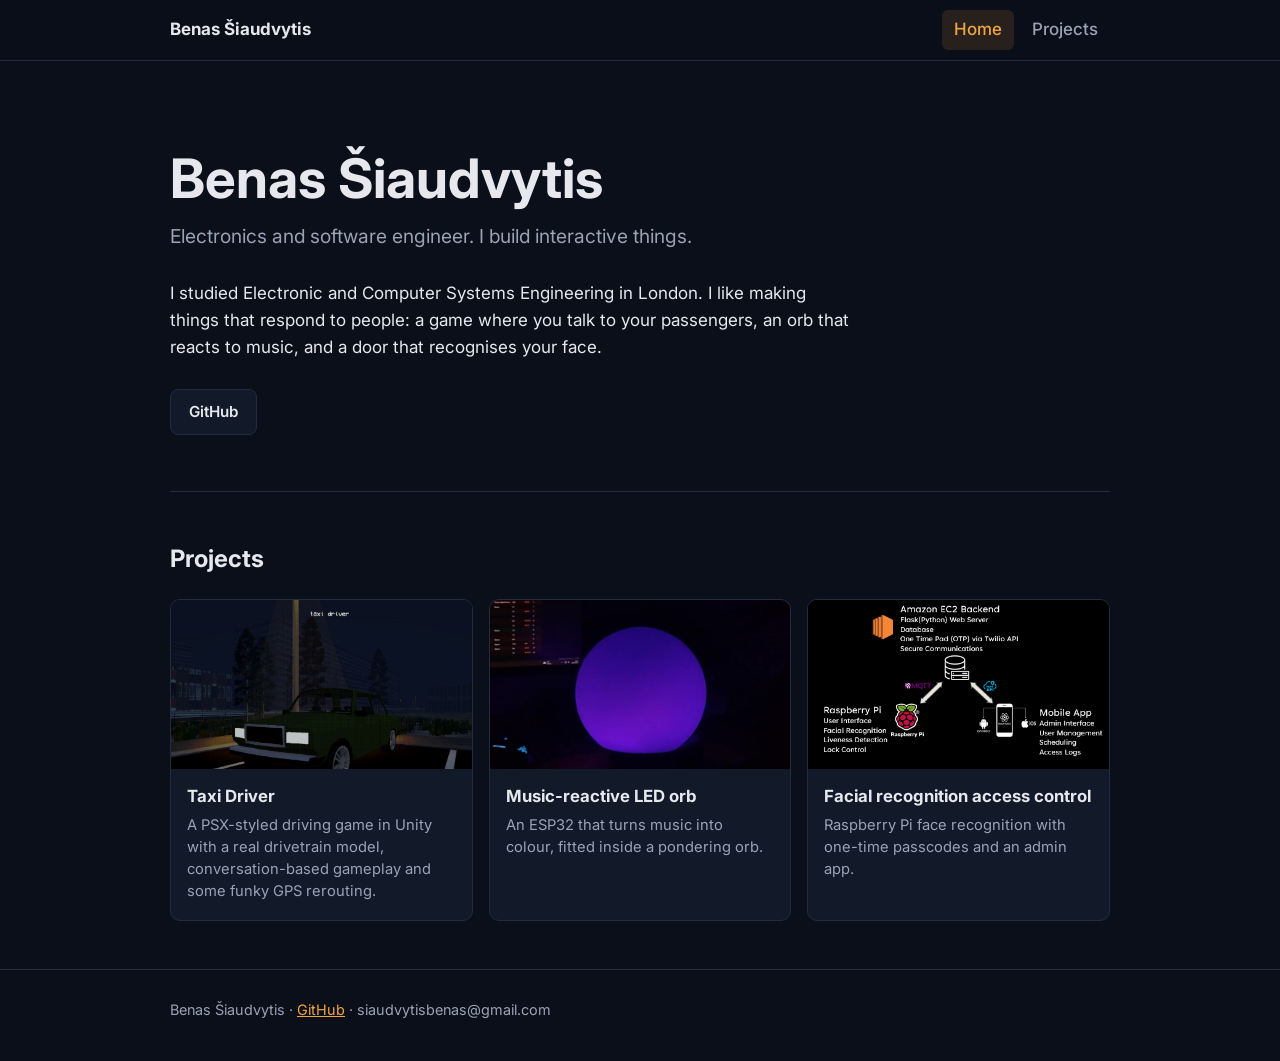
<file: index.html>
<!doctype html>
<html lang="en">
<head>
  <meta charset="utf-8">
  <meta name="viewport" content="width=device-width, initial-scale=1">
  <title>Benas Šiaudvytis</title>
  <meta name="description" content="Projects by Benas Šiaudvytis: a Unity driving game, a music-reactive LED orb and a facial recognition access system.">
  <link rel="preconnect" href="https://fonts.googleapis.com">
  <link rel="preconnect" href="https://fonts.gstatic.com" crossorigin>
  <link href="https://fonts.googleapis.com/css2?family=Inter:wght@400;500;600;700&display=swap" rel="stylesheet">
  <link rel="stylesheet" href="style.css?v=3">
</head>
<body>
  <header class="site-header">
    <div class="wrap">
      <a class="brand" href="/">Benas Šiaudvytis</a>
      <nav class="nav">
        <a href="/" aria-current="page">Home</a>
        <a href="/projects">Projects</a>
      </nav>
    </div>
  </header>

  <main class="wrap">
    <section class="hero">
      <h1>Benas Šiaudvytis</h1>
      <p class="tagline">Electronics and software engineer. I build interactive things.</p>
      <p>I studied Electronic and Computer Systems Engineering in London. I like making things that respond to people: a game where you talk to your passengers, an orb that reacts to music, and a door that recognises your face.</p>
      <div class="links">
        <a class="btn" href="https://github.com/FizziMilk">GitHub</a>
      </div>
    </section>

    <section class="section">
      <h2>Projects</h2>
      <div class="cards">
        <a class="card" href="/projects#taxi">
          <img width="1769" height="1144" class="thumb" src="assets/taxi/headline.jpg" alt="A green Lada under a street lamp with the title taxi driver" loading="lazy">
          <div class="body">
            <h3>Taxi Driver</h3>
            <p>A PSX-styled driving game in Unity with a real drivetrain model, conversation-based gameplay and some funky GPS rerouting.</p>
          </div>
        </a>
        <a class="card" href="/projects#orb">
          <img width="720" height="720" class="thumb" style="object-position: center" src="assets/orb/orb-music-poster.jpg" alt="The orb glowing purple in a dark room" loading="lazy">
          <div class="body">
            <h3>Music-reactive LED orb</h3>
            <p>An ESP32 that turns music into colour, fitted inside a pondering orb.</p>
          </div>
        </a>
        <a class="card" href="/projects#access">
          <img width="489" height="273" class="thumb contain" src="assets/iot/system-overview.png" alt="System diagram of the access control system" loading="lazy">
          <div class="body">
            <h3>Facial recognition access control</h3>
            <p>Raspberry Pi face recognition with one-time passcodes and an admin app.</p>
          </div>
        </a>
      </div>
    </section>

  </main>

  <footer class="site-footer">
    <div class="wrap">Benas Šiaudvytis · <a href="https://github.com/FizziMilk">GitHub</a> · siaudvytisbenas@gmail.com</div>
  </footer>
</body>
</html>
</file>
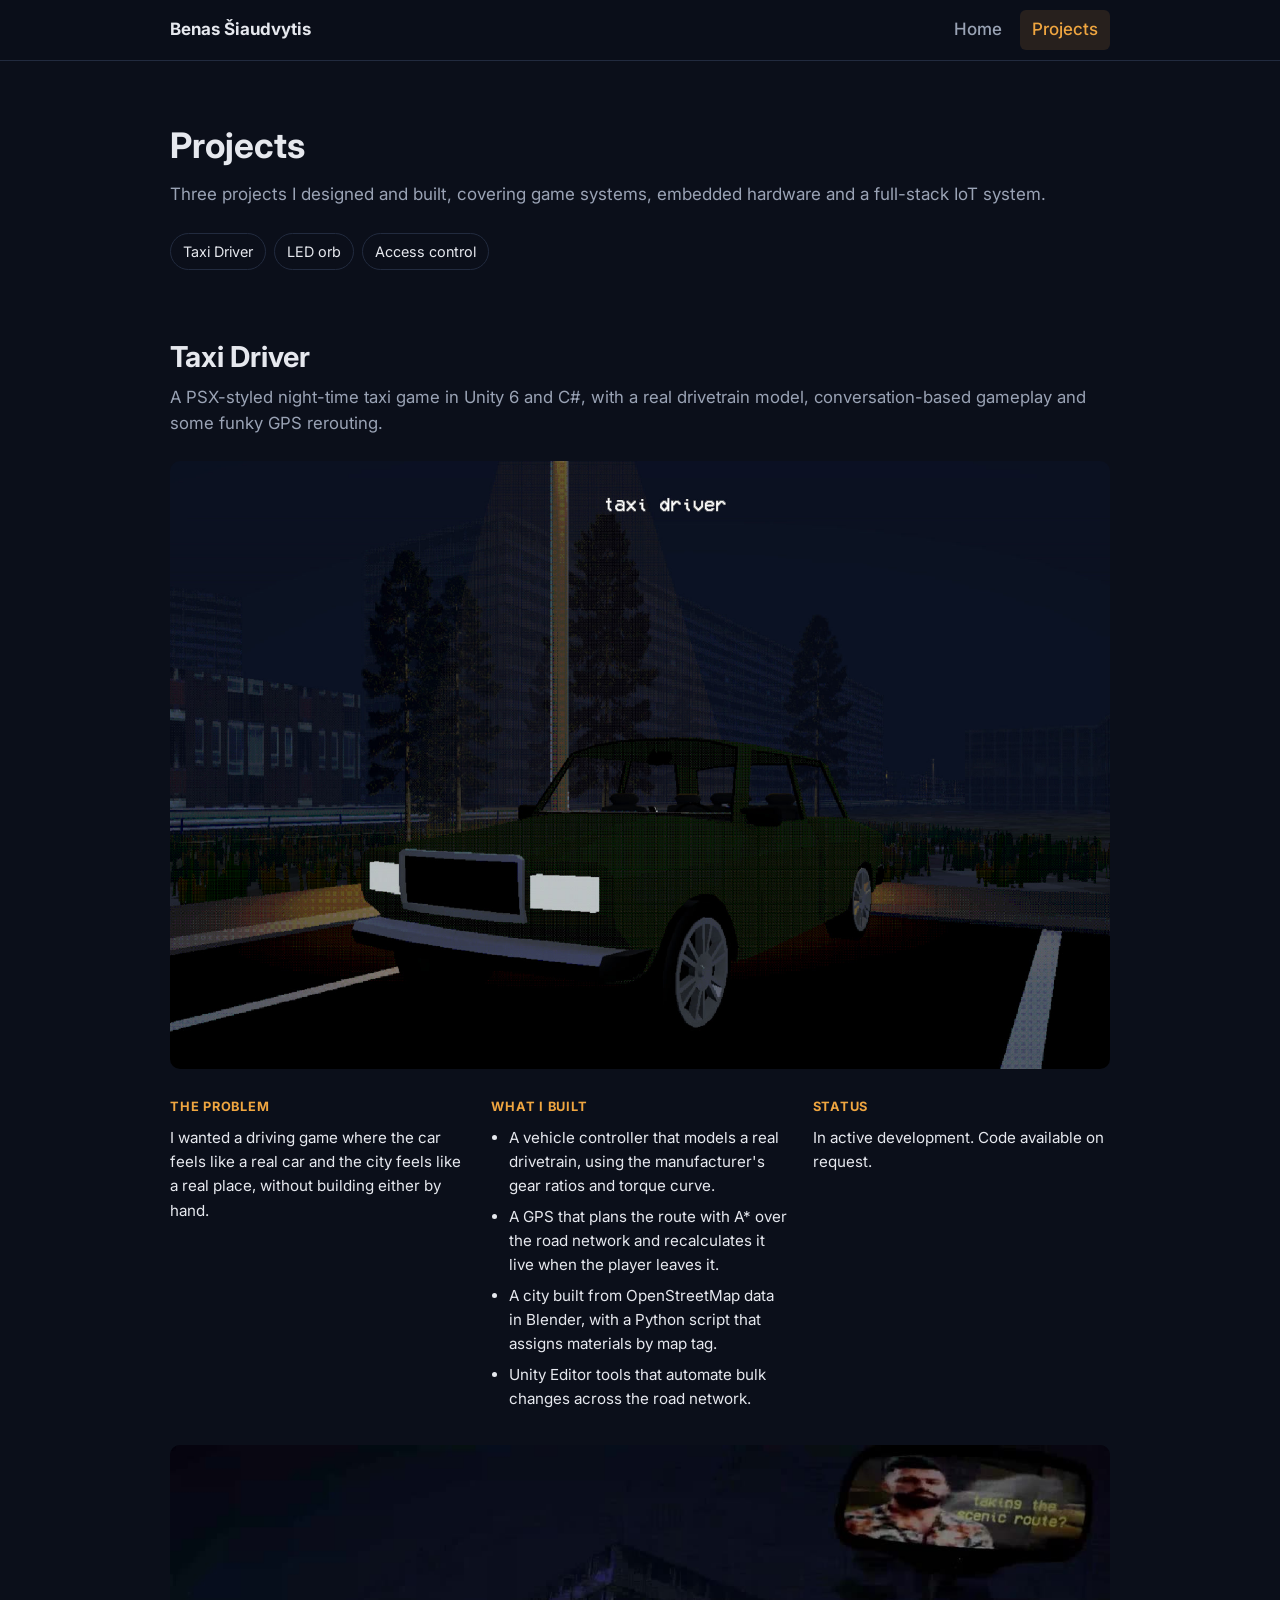
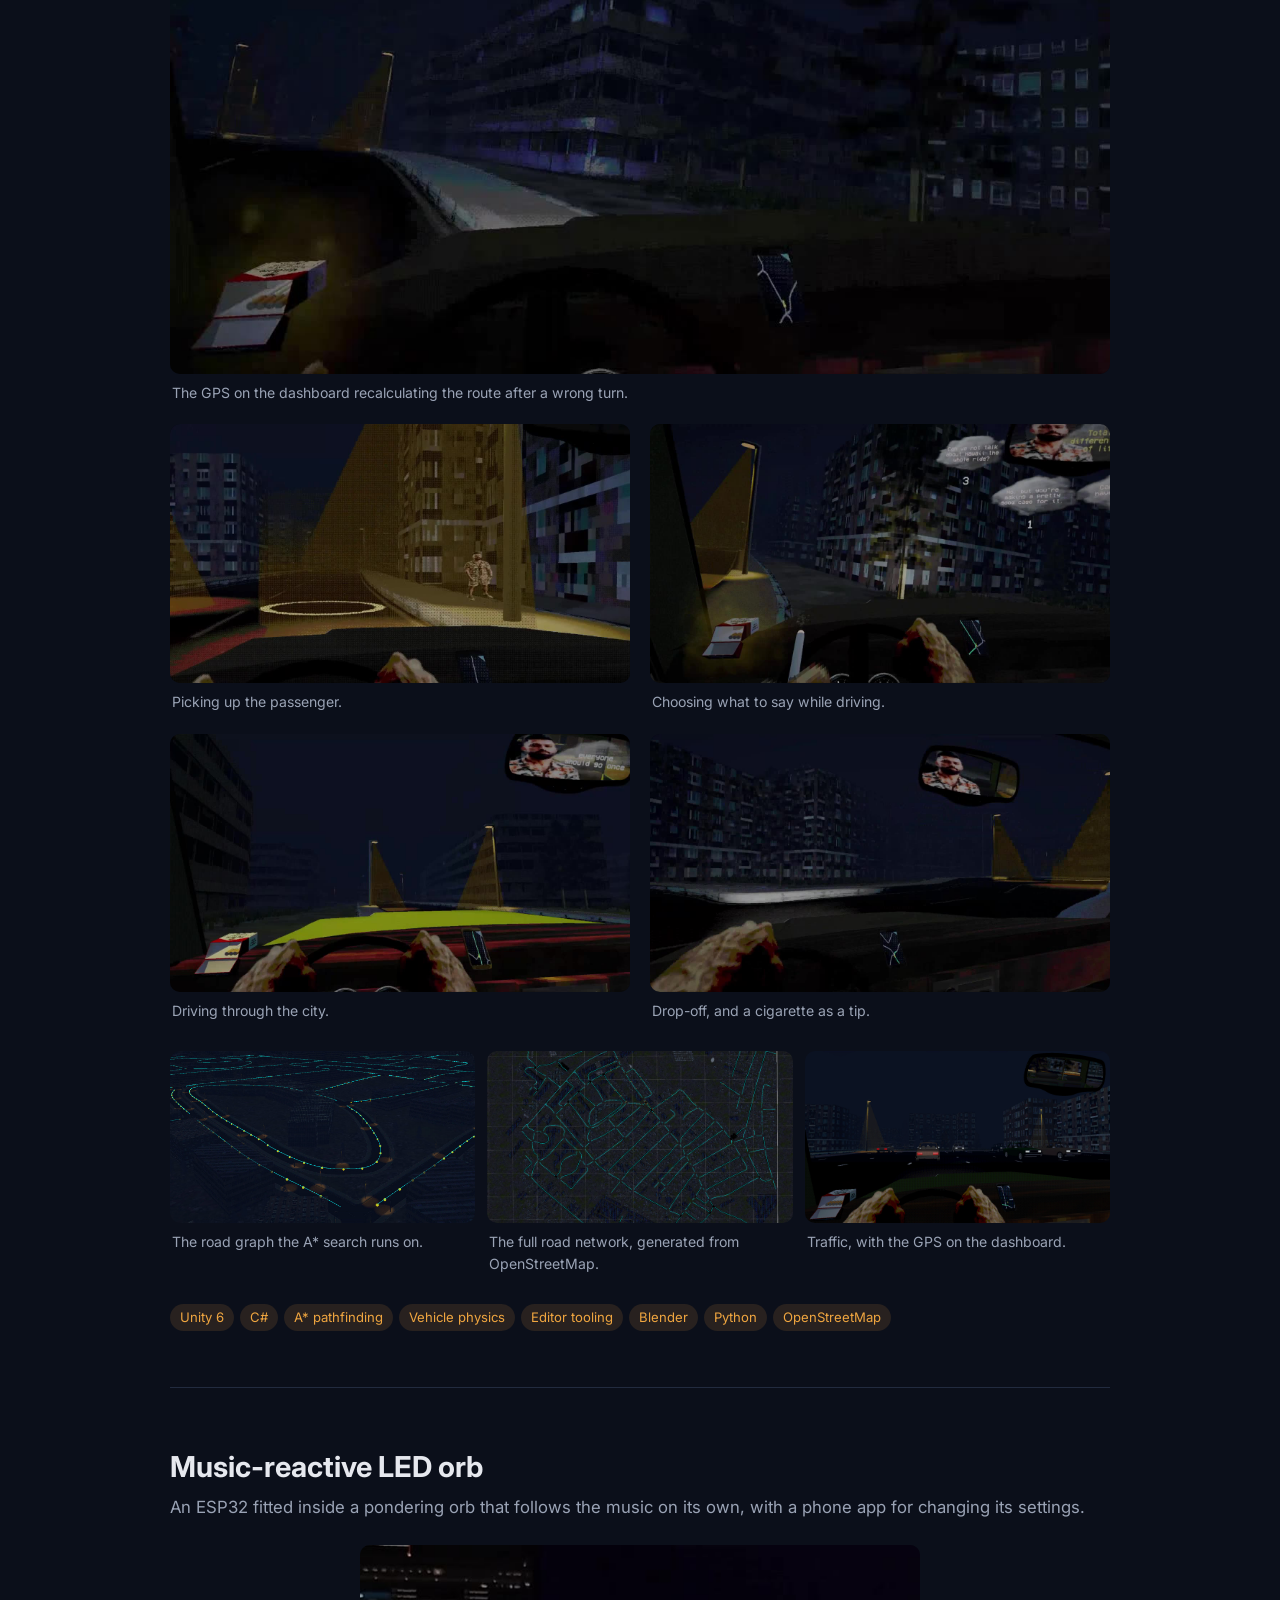
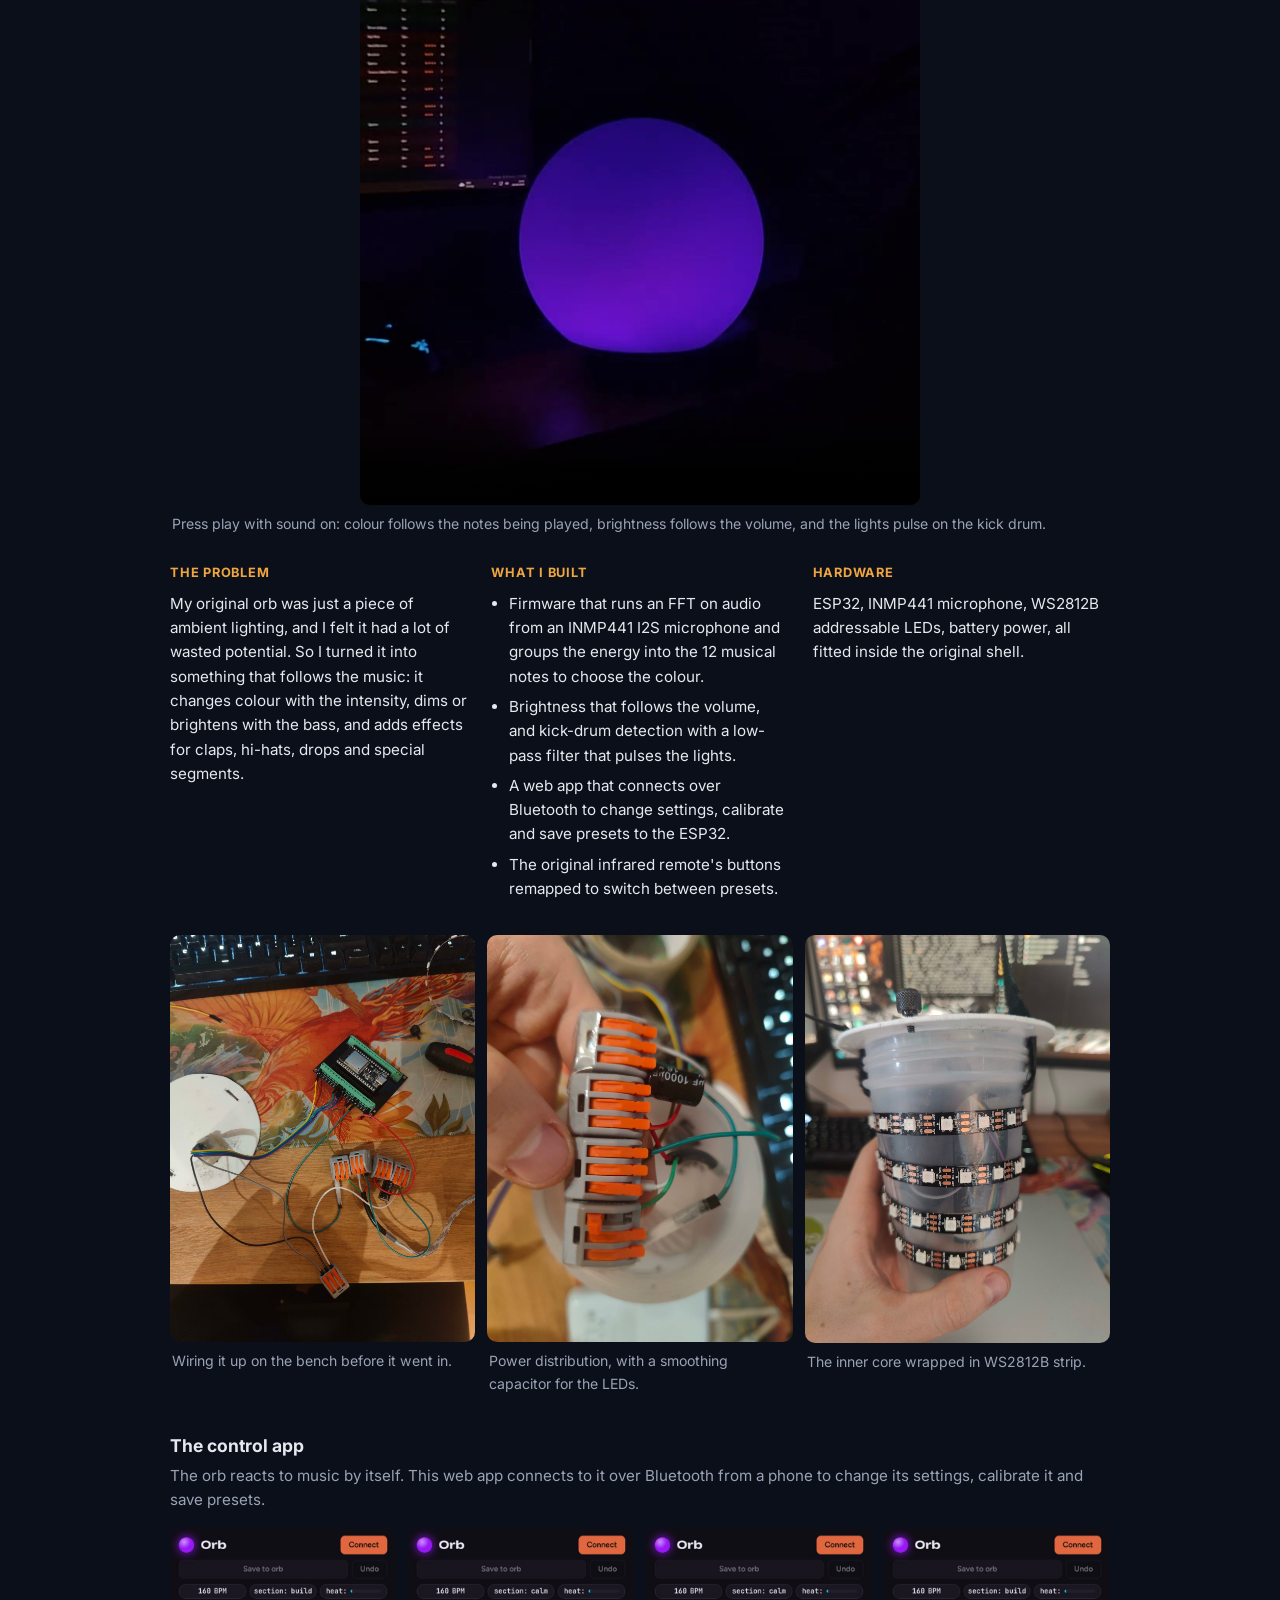
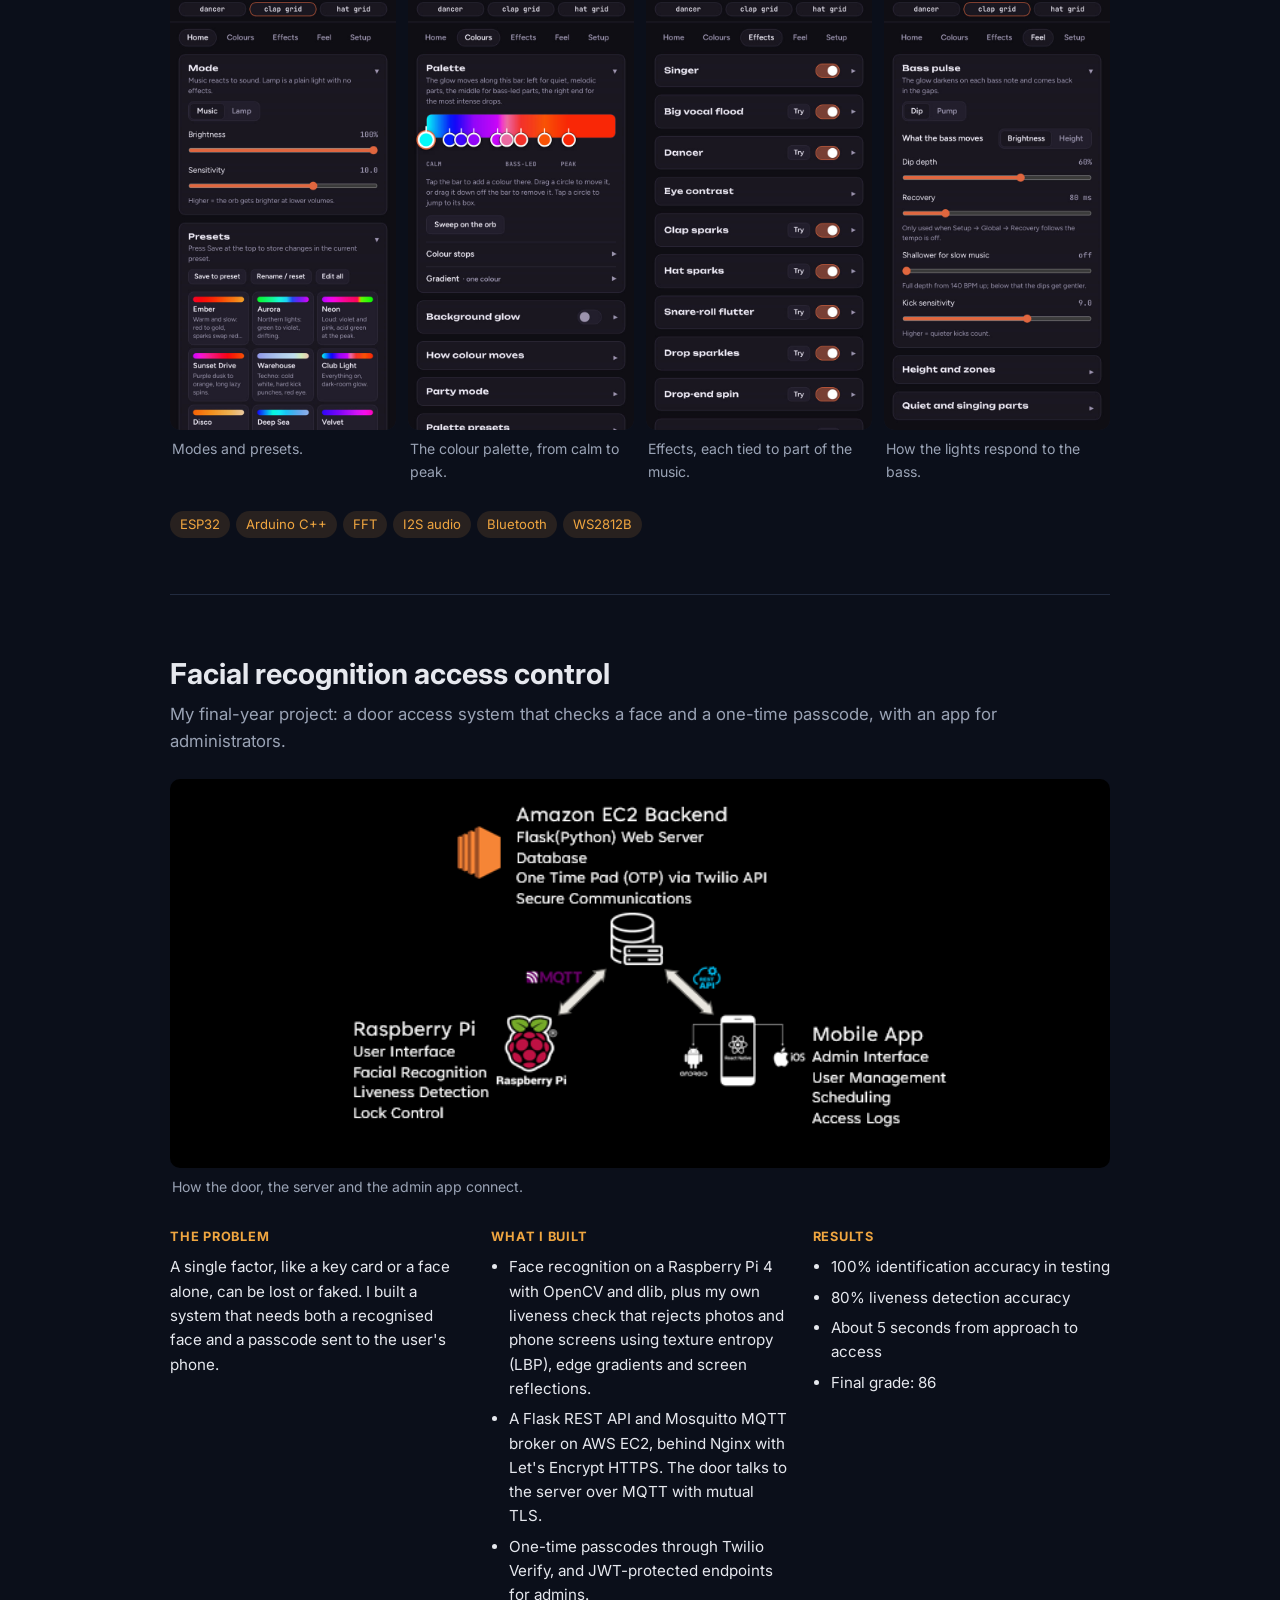
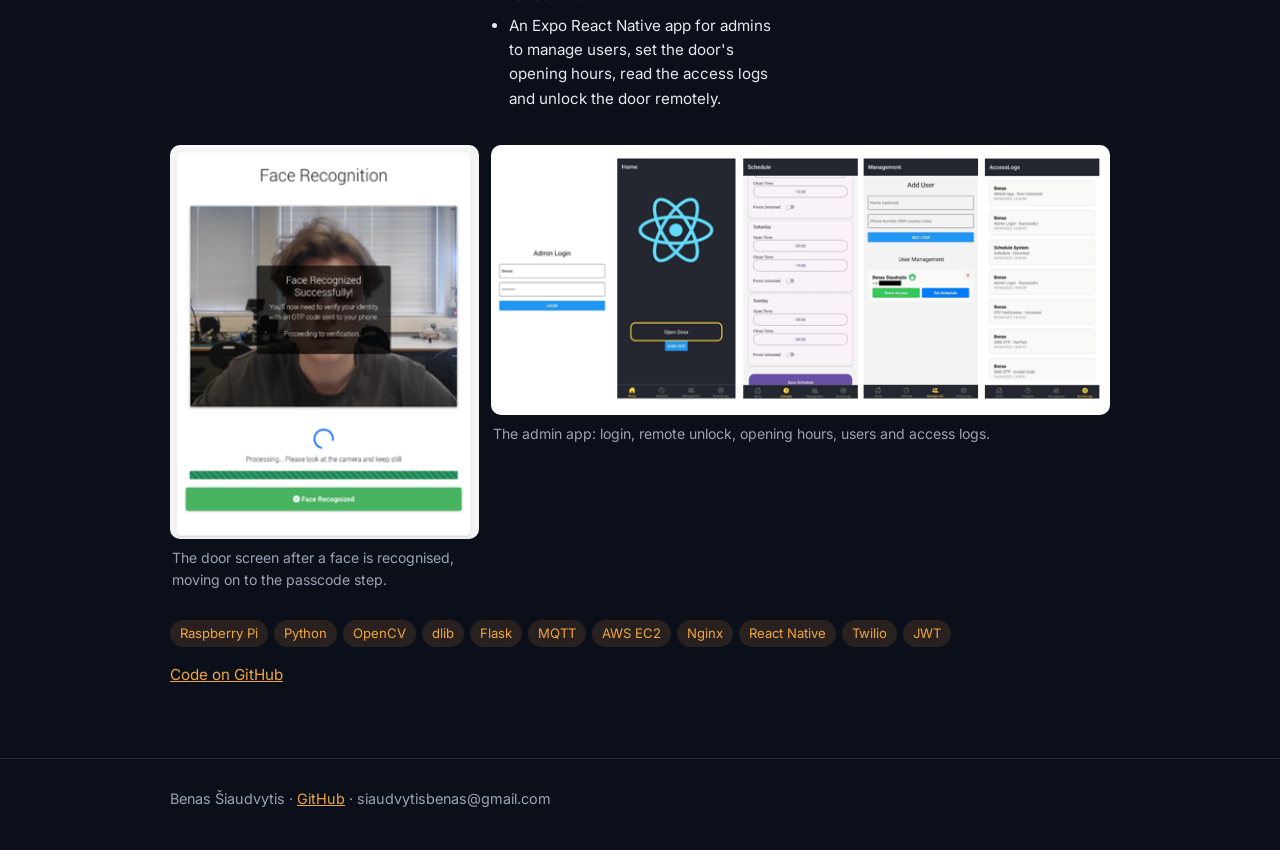
<file: projects.html>
<!doctype html>
<html lang="en">
<head>
  <meta charset="utf-8">
  <meta name="viewport" content="width=device-width, initial-scale=1">
  <title>Projects · Benas Šiaudvytis</title>
  <meta name="description" content="Projects by Benas Šiaudvytis: a Unity driving game, a music-reactive ESP32 LED orb and a facial recognition access control system.">
  <link rel="preconnect" href="https://fonts.googleapis.com">
  <link rel="preconnect" href="https://fonts.gstatic.com" crossorigin>
  <link href="https://fonts.googleapis.com/css2?family=Inter:wght@400;500;600;700&display=swap" rel="stylesheet">
  <link rel="stylesheet" href="style.css?v=3">
</head>
<body>
  <header class="site-header">
    <div class="wrap">
      <a class="brand" href="/">Benas Šiaudvytis</a>
      <nav class="nav">
        <a href="/">Home</a>
        <a href="/projects" aria-current="page">Projects</a>
      </nav>
    </div>
  </header>

  <main class="wrap">
    <section class="page-title">
      <h1>Projects</h1>
      <p>Three projects I designed and built, covering game systems, embedded hardware and a full-stack IoT system.</p>
      <ul class="jump">
        <li><a href="#taxi">Taxi Driver</a></li>
        <li><a href="#orb">LED orb</a></li>
        <li><a href="#access">Access control</a></li>
      </ul>
    </section>

    <!-- Taxi Driver -->
    <article class="project" id="taxi">
      <h2>Taxi Driver</h2>
      <p class="summary">A PSX-styled night-time taxi game in Unity 6 and C#, with a real drivetrain model, conversation-based gameplay and some funky GPS rerouting.</p>

      <figure class="headline">
        <div class="media"><img width="1769" height="1144" src="assets/taxi/headline.jpg" alt="A green Lada parked under a street lamp, with the title taxi driver above it"></div>
      </figure>

      <div class="detail">
        <div>
          <h3>The problem</h3>
          <p>I wanted a driving game where the car feels like a real car and the city feels like a real place, without building either by hand.</p>
        </div>
        <div>
          <h3>What I built</h3>
          <ul>
            <li>A vehicle controller that models a real drivetrain, using the manufacturer's gear ratios and torque curve.</li>
            <li>A GPS that plans the route with A* over the road network and recalculates it live when the player leaves it.</li>
            <li>A city built from OpenStreetMap data in Blender, with a Python script that assigns materials by map tag.</li>
            <li>Unity Editor tools that automate bulk changes across the road network.</li>
          </ul>
        </div>
        <div>
          <h3>Status</h3>
          <p>In active development. Code available on request.</p>
        </div>
      </div>

      <div class="clips">
        <figure>
          <div class="media"><video width="1280" height="720" data-src="assets/taxi/04-gps-rerouting.mp4" poster="assets/taxi/04-gps-rerouting-poster.jpg" muted loop playsinline preload="none"></video></div>
          <figcaption>The GPS on the dashboard recalculating the route after a wrong turn.</figcaption>
        </figure>
        <figure>
          <div class="media"><video width="1280" height="720" data-src="assets/taxi/01-passenger-intro.mp4" poster="assets/taxi/01-passenger-intro-poster.jpg" muted loop playsinline preload="none"></video></div>
          <figcaption>Picking up the passenger.</figcaption>
        </figure>
        <figure>
          <div class="media"><video width="1280" height="720" data-src="assets/taxi/02-dialogue-options.mp4" poster="assets/taxi/02-dialogue-options-poster.jpg" muted loop playsinline preload="none"></video></div>
          <figcaption>Choosing what to say while driving.</figcaption>
        </figure>
        <figure>
          <div class="media"><video width="1280" height="720" data-src="assets/taxi/03-driving.mp4" poster="assets/taxi/03-driving-poster.jpg" muted loop playsinline preload="none"></video></div>
          <figcaption>Driving through the city.</figcaption>
        </figure>
        <figure>
          <div class="media"><video width="1280" height="720" data-src="assets/taxi/05-cigarette-handoff.mp4" poster="assets/taxi/05-cigarette-handoff-poster.jpg" muted loop playsinline preload="none"></video></div>
          <figcaption>Drop-off, and a cigarette as a tip.</figcaption>
        </figure>
      </div>

      <div class="gallery">
        <figure>
          <div class="media"><img width="1920" height="638" src="assets/taxi/road-graph-gps-nodes.jpg" alt="The road network drawn over the city, with the navigation nodes the A* search uses" loading="lazy"></div>
          <figcaption>The road graph the A* search runs on.</figcaption>
        </figure>
        <figure>
          <div class="media"><img width="1600" height="1134" src="assets/taxi/map-road-network.jpg" alt="Top-down view of the whole city's road network" loading="lazy"></div>
          <figcaption>The full road network, generated from OpenStreetMap.</figcaption>
        </figure>
        <figure>
          <div class="media"><img width="1920" height="976" src="assets/taxi/traffic-with-gps.jpg" alt="Traffic ahead on a city road, with the GPS phone on the dashboard" loading="lazy"></div>
          <figcaption>Traffic, with the GPS on the dashboard.</figcaption>
        </figure>
      </div>

      <ul class="tags">
        <li>Unity 6</li><li>C#</li><li>A* pathfinding</li><li>Vehicle physics</li><li>Editor tooling</li><li>Blender</li><li>Python</li><li>OpenStreetMap</li>
      </ul>
    </article>

    <!-- LED orb -->
    <article class="project" id="orb">
      <h2>Music-reactive LED orb</h2>
      <p class="summary">An ESP32 fitted inside a pondering orb that follows the music on its own, with a phone app for changing its settings.</p>

      <figure class="headline">
        <div class="media orb-clip"><video width="720" height="720" src="assets/orb/orb-music.mp4" poster="assets/orb/orb-music-poster.jpg" controls playsinline preload="metadata"></video></div>
        <figcaption>Press play with sound on: colour follows the notes being played, brightness follows the volume, and the lights pulse on the kick drum.</figcaption>
      </figure>

      <div class="detail">
        <div>
          <h3>The problem</h3>
          <p>My original orb was just a piece of ambient lighting, and I felt it had a lot of wasted potential. So I turned it into something that follows the music: it changes colour with the intensity, dims or brightens with the bass, and adds effects for claps, hi-hats, drops and special segments.</p>
        </div>
        <div>
          <h3>What I built</h3>
          <ul>
            <li>Firmware that runs an FFT on audio from an INMP441 I2S microphone and groups the energy into the 12 musical notes to choose the colour.</li>
            <li>Brightness that follows the volume, and kick-drum detection with a low-pass filter that pulses the lights.</li>
            <li>A web app that connects over Bluetooth to change settings, calibrate and save presets to the ESP32.</li>
            <li>The original infrared remote's buttons remapped to switch between presets.</li>
          </ul>
        </div>
        <div>
          <h3>Hardware</h3>
          <p>ESP32, INMP441 microphone, WS2812B addressable LEDs, battery power, all fitted inside the original shell.</p>
        </div>
      </div>

            <div class="gallery portraits">
        <figure>
          <div class="media"><img width="1200" height="1596" src="assets/orb/wiring-layout.jpg" alt="ESP32 on a screw-terminal board wired to lever connectors and an LED strip, laid out on a desk" loading="lazy"></div>
          <figcaption>Wiring it up on the bench before it went in.</figcaption>
        </figure>
        <figure>
          <div class="media"><img width="1200" height="1596" src="assets/orb/connectors.jpg" alt="Close-up of lever connectors and a smoothing capacitor inside the orb's base" loading="lazy"></div>
          <figcaption>Power distribution, with a smoothing capacitor for the LEDs.</figcaption>
        </figure>
        <figure>
          <div class="media"><img width="1200" height="1596" src="assets/orb/led-core.jpg" alt="The orb's inner core wrapped in rows of addressable LED strip, with the lid fitted" loading="lazy"></div>
          <figcaption>The inner core wrapped in WS2812B strip.</figcaption>
        </figure>
      </div>

      <h3 class="sub">The control app</h3>
      <p class="sub-intro">The orb reacts to music by itself. This web app connects to it over Bluetooth from a phone to change its settings, calibrate it and save presets.</p>
      <div class="gallery app-shots">
        <figure>
          <div class="media"><img width="600" height="1332" src="assets/orb/app-home.jpg" alt="Orb web app: Home tab with mode, brightness, sensitivity and the preset list" loading="lazy"></div>
          <figcaption>Modes and presets.</figcaption>
        </figure>
        <figure>
          <div class="media"><img width="600" height="1332" src="assets/orb/app-colours.jpg" alt="Orb web app: Colours tab with a palette bar running from calm to peak colours" loading="lazy"></div>
          <figcaption>The colour palette, from calm to peak.</figcaption>
        </figure>
        <figure>
          <div class="media"><img width="600" height="1332" src="assets/orb/app-effects.jpg" alt="Orb web app: Effects tab with toggles for singer, dancer, clap and hat sparks" loading="lazy"></div>
          <figcaption>Effects, each tied to part of the music.</figcaption>
        </figure>
        <figure>
          <div class="media"><img width="600" height="1332" src="assets/orb/app-feel.jpg" alt="Orb web app: Feel tab with bass pulse depth, recovery and kick sensitivity sliders" loading="lazy"></div>
          <figcaption>How the lights respond to the bass.</figcaption>
        </figure>
      </div>

<ul class="tags">
        <li>ESP32</li><li>Arduino C++</li><li>FFT</li><li>I2S audio</li><li>Bluetooth</li><li>WS2812B</li>
      </ul>
    </article>

    <!-- Access control -->
    <article class="project" id="access">
      <h2>Facial recognition access control</h2>
      <p class="summary">My final-year project: a door access system that checks a face and a one-time passcode, with an app for administrators.</p>

      <figure class="headline">
        <div class="media diagram"><img width="489" height="273" src="assets/iot/system-overview.png" alt="System diagram: a Raspberry Pi and a React Native mobile app both connect to a Flask backend on Amazon EC2, the Pi over MQTT and the app over a REST API"></div>
        <figcaption>How the door, the server and the admin app connect.</figcaption>
      </figure>

      <div class="detail">
        <div>
          <h3>The problem</h3>
          <p>A single factor, like a key card or a face alone, can be lost or faked. I built a system that needs both a recognised face and a passcode sent to the user's phone.</p>
        </div>
        <div>
          <h3>What I built</h3>
          <ul>
            <li>Face recognition on a Raspberry Pi 4 with OpenCV and dlib, plus my own liveness check that rejects photos and phone screens using texture entropy (LBP), edge gradients and screen reflections.</li>
            <li>A Flask REST API and Mosquitto MQTT broker on AWS EC2, behind Nginx with Let's Encrypt HTTPS. The door talks to the server over MQTT with mutual TLS.</li>
            <li>One-time passcodes through Twilio Verify, and JWT-protected endpoints for admins.</li>
            <li>An Expo React Native app for admins to manage users, set the door's opening hours, read the access logs and unlock the door remotely.</li>
          </ul>
        </div>
        <div>
          <h3>Results</h3>
          <ul>
            <li>100% identification accuracy in testing</li>
            <li>80% liveness detection accuracy</li>
            <li>About 5 seconds from approach to access</li>
            <li>Final grade: 86</li>
          </ul>
        </div>
      </div>

            <div class="gallery natural">
        <figure>
          <div class="media"><img width="296" height="377" src="assets/iot/face-recognition.png" alt="The door screen showing Face Recognized Successfully and asking for the passcode sent by text" loading="lazy"></div>
          <figcaption>The door screen after a face is recognised, moving on to the passcode step.</figcaption>
        </figure>
        <figure>
          <div class="media"><img width="638" height="279" src="assets/iot/admin-app.png" alt="Five screens of the admin app: login, home with an Open Door button, weekly schedule, user management and access logs" loading="lazy"></div>
          <figcaption>The admin app: login, remote unlock, opening hours, users and access logs.</figcaption>
        </figure>
      </div>

<ul class="tags">
        <li>Raspberry Pi</li><li>Python</li><li>OpenCV</li><li>dlib</li><li>Flask</li><li>MQTT</li><li>AWS EC2</li><li>Nginx</li><li>React Native</li><li>Twilio</li><li>JWT</li>
      </ul>
      <p class="project-links"><a href="https://github.com/FizziMilk/iot-access-control-system">Code on GitHub</a></p>
    </article>
  </main>

  <footer class="site-footer">
    <div class="wrap">Benas Šiaudvytis · <a href="https://github.com/FizziMilk">GitHub</a> · siaudvytisbenas@gmail.com</div>
  </footer>

  <script>
    // Load and play each clip only while it is on screen, so the page stays light.
    const videos = document.querySelectorAll("video[data-src]");
    const observer = new IntersectionObserver(entries => {
      for (const entry of entries) {
        const v = entry.target;
        if (entry.isIntersecting) {
          if (!v.src) v.src = v.dataset.src;
          v.play().catch(() => {});
        } else {
          v.pause();
        }
      }
    }, { threshold: 0.25 });
    videos.forEach(v => observer.observe(v));
  </script>
</body>
</html>
</file>
<file: style.css>
:root {
  /* Night city: deep navy ground, sodium street-lamp amber as the one accent */
  --bg: #0b0f1a;
  --surface: #121929;
  --text: #e6e8ee;
  --muted: #9aa3b5;
  --line: #222b3f;
  --accent: #f0a640;
  --accent-hover: #ffbd5c;
  --accent-soft: rgba(240, 166, 64, 0.12);
  --on-accent: #0b0f1a;
  --media-bg: #070a12;
  --max: 980px;
  color-scheme: dark;
}

* { box-sizing: border-box; }

html { scroll-behavior: smooth; }

body {
  margin: 0;
  background: var(--bg);
  color: var(--text);
  font-family: "Inter", system-ui, -apple-system, "Segoe UI", Roboto, sans-serif;
  font-size: 17px;
  line-height: 1.6;
}

a { color: var(--accent); }
a:hover { text-decoration-thickness: 2px; }
:focus-visible { outline: 2px solid var(--accent); outline-offset: 2px; }

img, video { display: block; max-width: 100%; height: auto; }

.wrap { max-width: var(--max); margin: 0 auto; padding: 0 20px; }

/* Header and navigation */
.site-header {
  position: sticky; top: 0; z-index: 10;
  background: rgba(11, 15, 26, 0.88);
  backdrop-filter: blur(6px);
  border-bottom: 1px solid var(--line);
}
.site-header .wrap {
  display: flex; align-items: center; justify-content: space-between;
  height: 60px;
}
.brand { font-weight: 700; color: var(--text); text-decoration: none; }
.nav { display: flex; gap: 6px; }
.nav a {
  color: var(--muted); text-decoration: none; font-weight: 500;
  padding: 6px 12px; border-radius: 6px;
}
.nav a:hover { color: var(--text); background: var(--surface); }
.nav a[aria-current="page"] { color: var(--accent); background: var(--accent-soft); }

/* Home page */
.hero { padding: 88px 0 56px; }
.hero h1 { font-size: clamp(2.2rem, 6vw, 3.4rem); line-height: 1.1; margin: 0 0 12px; }
.hero .tagline { font-size: 1.2rem; color: var(--muted); margin: 0 0 28px; max-width: 640px; }
.hero p { max-width: 680px; }

.links { display: flex; flex-wrap: wrap; gap: 10px; margin-top: 28px; }
.btn {
  display: inline-block; padding: 10px 18px; border-radius: 8px;
  border: 1px solid var(--line); background: var(--surface);
  color: var(--text); text-decoration: none; font-weight: 600; font-size: 0.95rem;
}
.btn:hover { border-color: var(--accent); color: var(--accent); }
.btn.primary { background: var(--accent); border-color: var(--accent); color: var(--on-accent); }
.btn.primary:hover { background: var(--accent-hover); border-color: var(--accent-hover); }

.section { padding: 48px 0; border-top: 1px solid var(--line); }
.section h2 { font-size: 1.5rem; margin: 0 0 20px; }

.cards { display: grid; grid-template-columns: repeat(3, 1fr); gap: 16px; }
.card {
  display: block; background: var(--surface); border: 1px solid var(--line);
  border-radius: 10px; overflow: hidden; color: var(--text); text-decoration: none;
}
.card:hover { border-color: var(--accent); }
.card .thumb { aspect-ratio: 16 / 9; background: var(--media-bg); object-fit: cover; object-position: center top; width: 100%; }
.card .thumb.empty {
  display: flex; align-items: center; justify-content: center;
  color: var(--muted); font-size: 0.85rem;
}
.card .body { padding: 14px 16px 18px; }
.card h3 { margin: 0 0 4px; font-size: 1.05rem; }
.card p { margin: 0; color: var(--muted); font-size: 0.92rem; line-height: 1.5; }

.skills { display: grid; grid-template-columns: 180px 1fr; gap: 10px 24px; margin: 0; }
.skills dt { font-weight: 600; }
.skills dd { margin: 0; color: var(--muted); }

/* Projects page */
.page-title { padding: 56px 0 8px; }
.page-title h1 { margin: 0 0 8px; font-size: 2.2rem; }
.page-title p { margin: 0; color: var(--muted); }

.jump { display: flex; flex-wrap: wrap; gap: 8px; margin: 24px 0 0; padding: 0; list-style: none; }
.jump a {
  display: inline-block; padding: 6px 12px; border: 1px solid var(--line);
  border-radius: 999px; color: var(--text); text-decoration: none; font-size: 0.9rem;
}
.jump a:hover { border-color: var(--accent); color: var(--accent); }

.project { padding: 56px 0; border-top: 1px solid var(--line); scroll-margin-top: 70px; }
.project:first-of-type { border-top: 0; }
.project h2 { font-size: 1.8rem; margin: 0 0 4px; }
.project .summary { color: var(--muted); margin: 0 0 24px; font-size: 1.05rem; }

.media { background: var(--media-bg); border-radius: 10px; overflow: hidden; }
.media img, .media video { width: 100%; height: auto; }
figure { margin: 0; }
figcaption { font-size: 0.88rem; color: var(--muted); padding: 8px 2px 0; }

.headline { margin-bottom: 28px; }

.clips { display: grid; grid-template-columns: repeat(2, 1fr); gap: 20px; margin: 28px 0; }
.clips figure:first-child { grid-column: 1 / -1; }

.gallery { display: grid; grid-template-columns: repeat(3, 1fr); gap: 12px; margin: 28px 0; }
.gallery .media { aspect-ratio: 16 / 9; }
.gallery img { height: 100%; object-fit: cover; }

.detail { display: grid; grid-template-columns: repeat(3, 1fr); gap: 24px; margin: 28px 0; }
.detail h3 {
  font-size: 0.8rem; text-transform: uppercase; letter-spacing: 0.06em;
  color: var(--accent); margin: 0 0 8px;
}
.detail p, .detail ul { margin: 0; font-size: 0.95rem; }
.detail ul { padding-left: 18px; }
.detail li { margin-bottom: 6px; }

.tags { display: flex; flex-wrap: wrap; gap: 6px; margin: 20px 0 0; padding: 0; list-style: none; }
.tags li {
  font-size: 0.82rem; padding: 3px 10px; border-radius: 999px;
  background: var(--accent-soft); color: var(--accent);
}
.project-links { margin-top: 16px; font-size: 0.95rem; }

.placeholder {
  aspect-ratio: 16 / 9; display: flex; align-items: center; justify-content: center;
  border: 2px dashed var(--line); border-radius: 10px; color: var(--muted);
  font-size: 0.95rem; text-align: center; padding: 16px; background: var(--surface);
}

.site-footer { border-top: 1px solid var(--line); padding: 28px 0 40px; color: var(--muted); font-size: 0.9rem; }

@media (max-width: 760px) {
  body { font-size: 16px; }
  .hero { padding: 56px 0 40px; }
  .cards, .detail { grid-template-columns: 1fr; }
  .clips { grid-template-columns: 1fr; }
  .gallery { grid-template-columns: repeat(2, 1fr); }
  .skills { grid-template-columns: 1fr; gap: 2px; }
  .skills dd { margin-bottom: 10px; }
  .nav a { padding: 6px 8px; }
}

/* Diagrams and small screenshots keep their own shape instead of being cropped */
.card .thumb.contain { object-fit: contain; object-position: center; background: #000; }
.media.diagram { background: #000; display: flex; justify-content: center; padding: 16px; }
.media.diagram img { width: 100%; max-width: 640px; }
.gallery.natural { grid-template-columns: 1fr 2fr; align-items: start; }
.gallery.natural .media { aspect-ratio: auto; background: var(--surface); }
.gallery.natural img { height: auto; object-fit: contain; }
@media (max-width: 760px) { .gallery.natural { grid-template-columns: 1fr; } }

/* Orb: square clip kept to a sensible size, portrait build photos */
.media.orb-clip { max-width: 560px; margin: 0 auto; }
.gallery.portraits .media { aspect-ratio: 3 / 4; }

/* Orb control app: phone screenshots in a row */
h3.sub { font-size: 1.1rem; margin: 36px 0 4px; }
.sub-intro { color: var(--muted); margin: 0; font-size: 0.95rem; }
.gallery.app-shots { grid-template-columns: repeat(4, 1fr); margin-top: 16px; }
.gallery.app-shots .media { aspect-ratio: 412 / 915; background: var(--surface); }
.gallery.app-shots img { object-position: top; }
@media (max-width: 760px) { .gallery.app-shots { grid-template-columns: repeat(2, 1fr); } }

/* Reserve space for media before it loads, so jumping to a section lands in the right place */
.clips video { aspect-ratio: 16 / 9; }
.media.orb-clip video { aspect-ratio: 1 / 1; }
</file>
